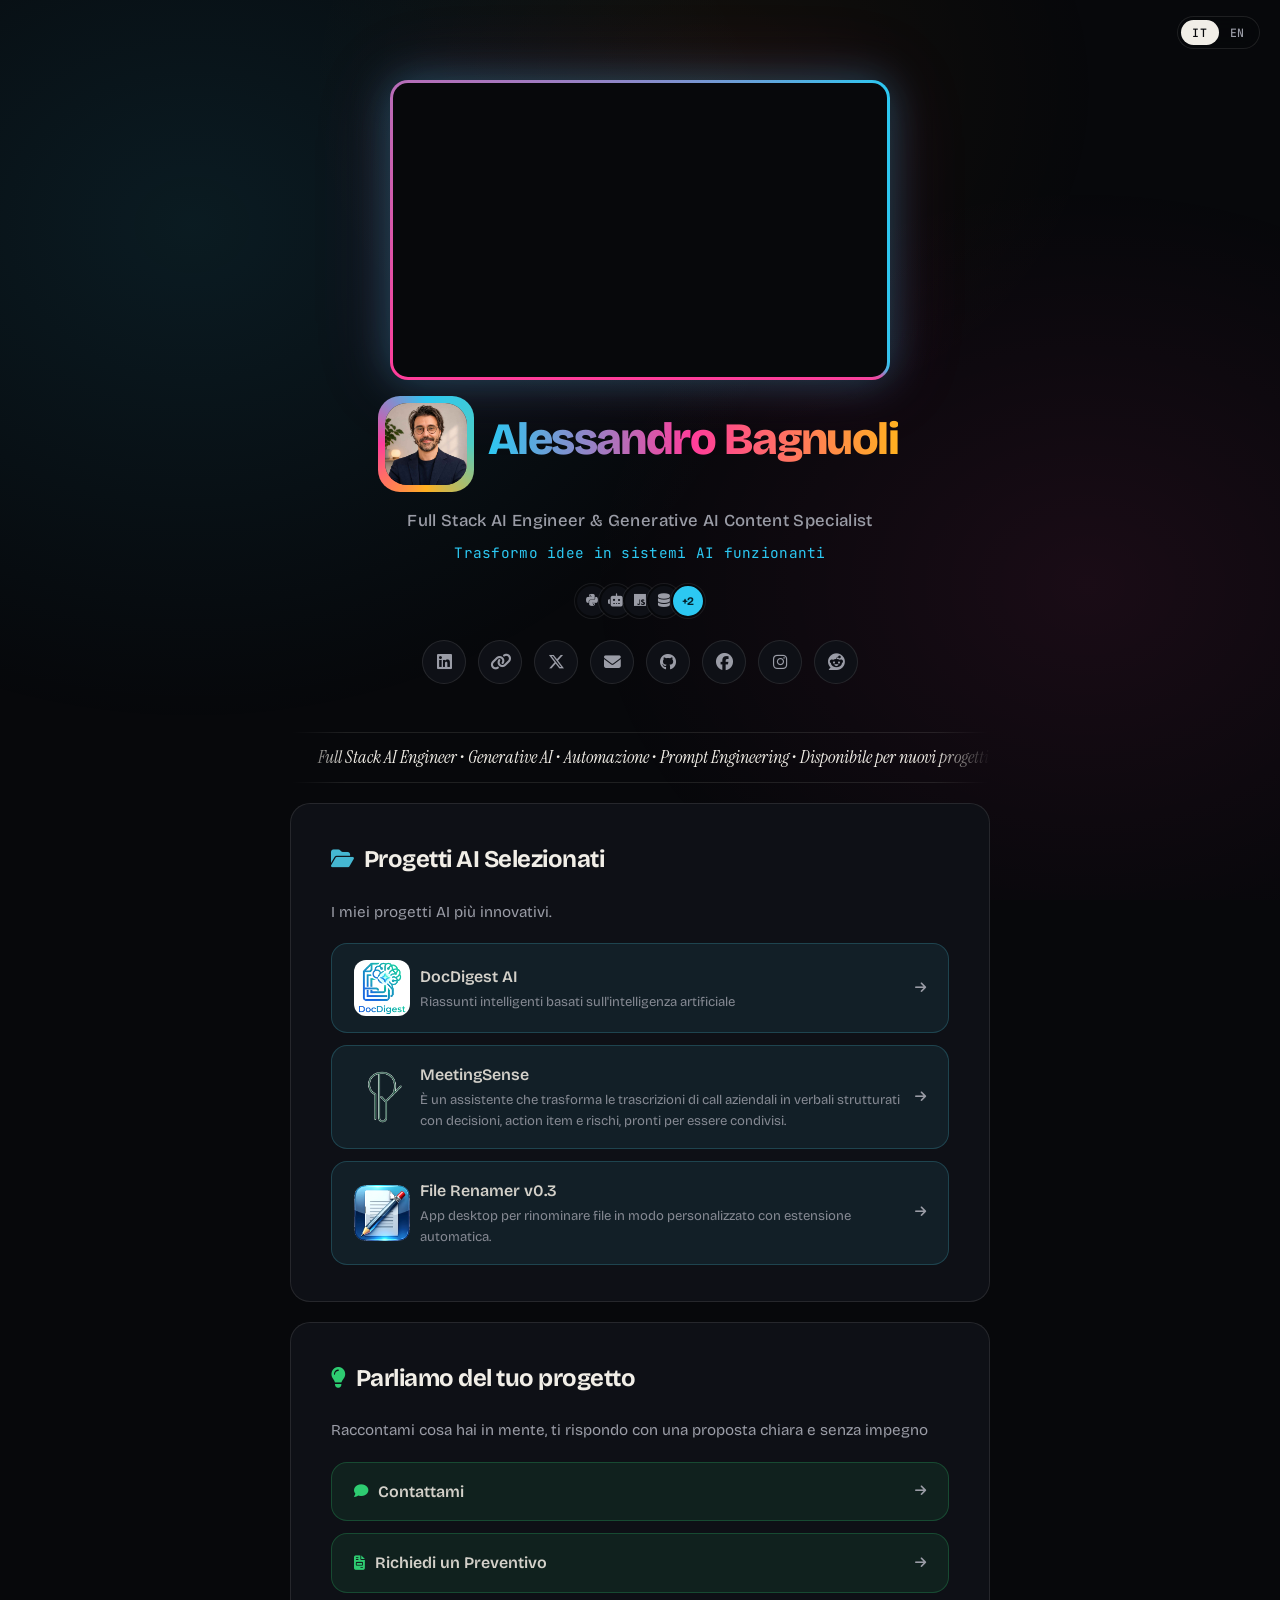
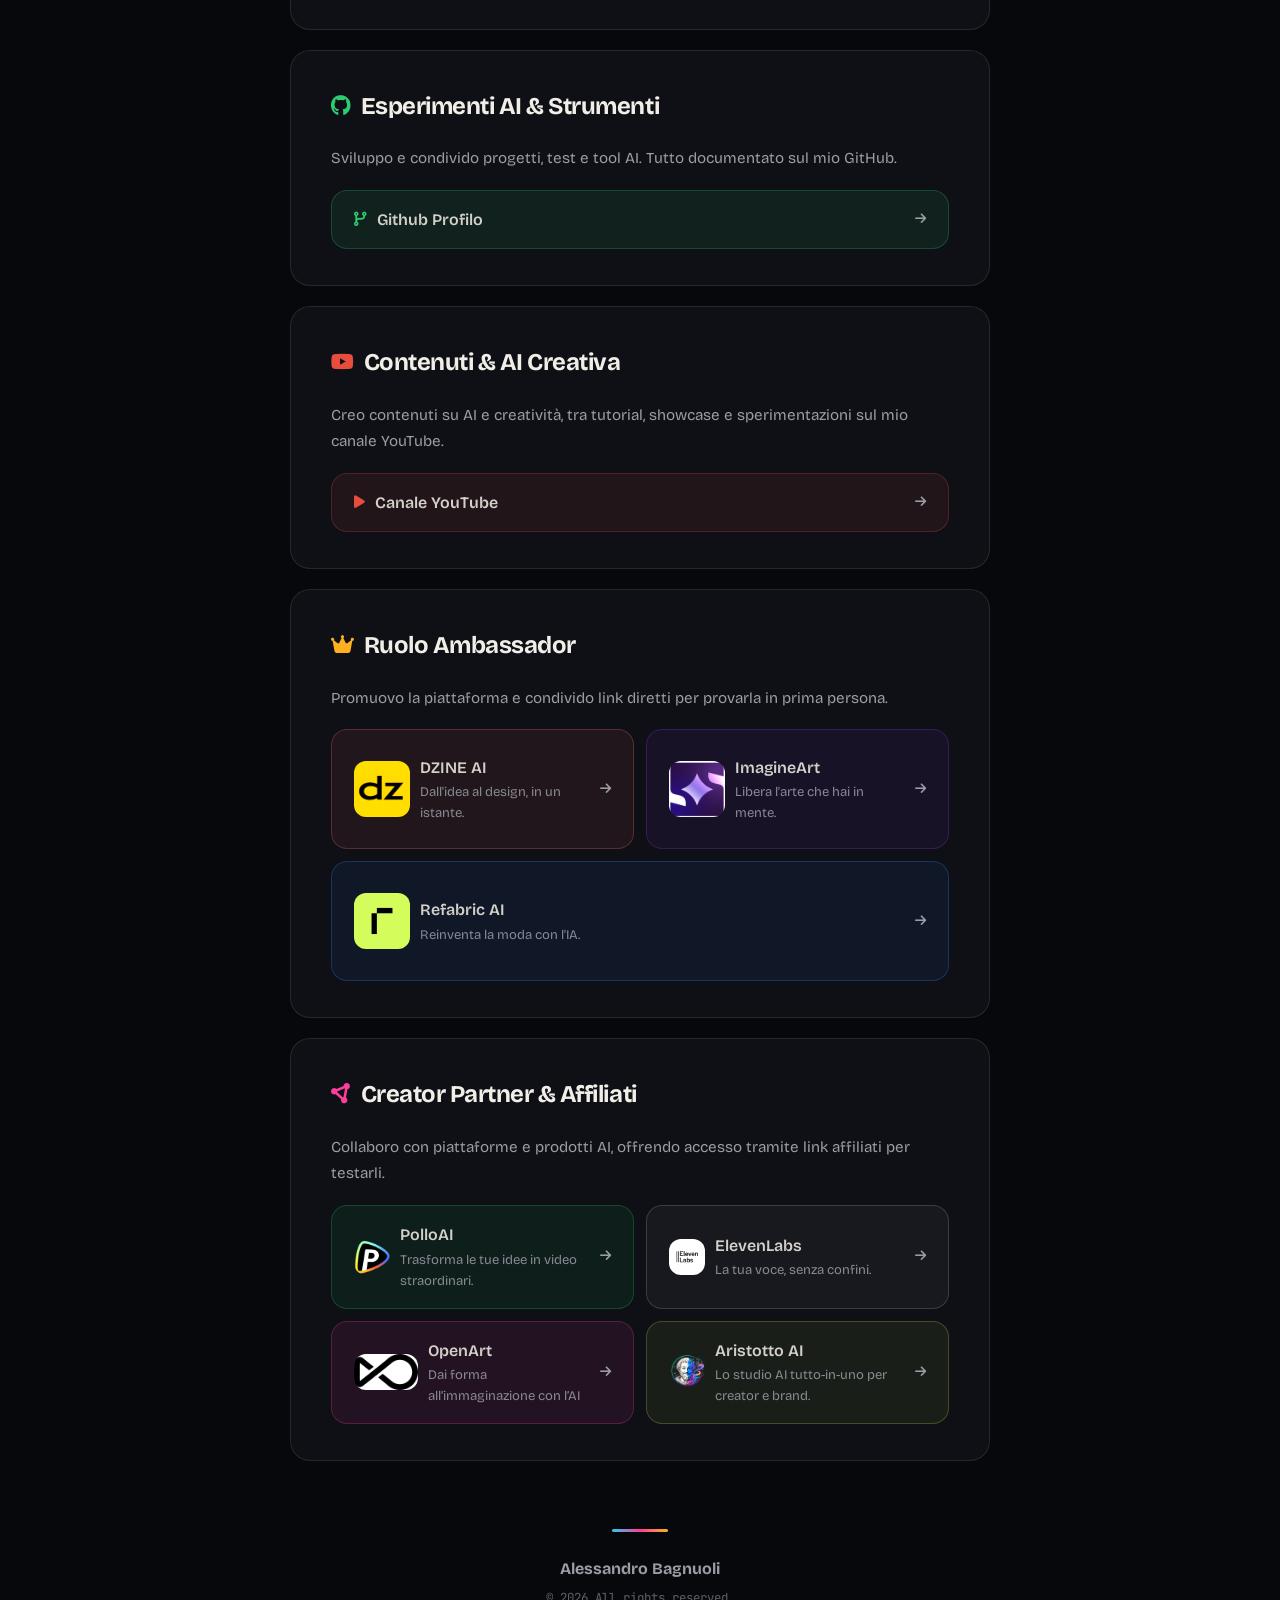
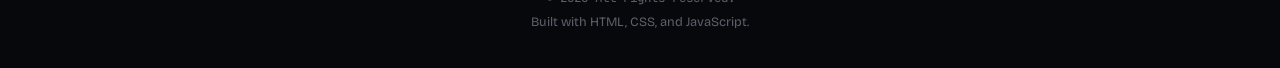
<file: index.html>
<!DOCTYPE html>
<html lang="it" id="html-root">
<head>
    <meta charset="UTF-8">
    <meta name="viewport" content="width=device-width, initial-scale=1.0">
    <title>Alessandro Bagnuoli | Axel0689</title>
    <link rel="icon" type="image/png" href="images/logo_AB.png">

    <link rel="preconnect" href="https://fonts.googleapis.com">
    <link rel="preconnect" href="https://fonts.gstatic.com" crossorigin>
    <link href="https://fonts.googleapis.com/css2?family=Bricolage+Grotesque:opsz,wght@12..96,400;12..96,500;12..96,700;12..96,800&family=Instrument+Serif:ital@0;1&family=JetBrains+Mono:wght@400;500&display=swap" rel="stylesheet">
    <link rel="stylesheet" href="https://cdnjs.cloudflare.com/ajax/libs/font-awesome/6.5.1/css/all.min.css">
    <link rel="stylesheet" href="style.css">
    <style id="bg-dynamic"></style>
    <script src="shared.js"></script>
    <script src="iconResolver.js"></script>
</head>
<body>

    <!-- Language Toggle -->
    <div class="lang-toggle">
        <button id="btn-it" class="active">IT</button>
        <button id="btn-en">EN</button>
    </div>

    <div class="container" id="main-container"></div>
    <footer id="main-footer"></footer>

    <!-- =====================================================
         SITE DATA — modifica da editor.html oppure qui
         ===================================================== -->
    <script id="__SITE_DATA__" type="application/json">
{
  "profile": {
    "name": "Alessandro Bagnuoli",
    "subtitle": "Full Stack AI Engineer & Generative AI Content Specialist",
    "subtitleEn": "Full Stack AI Engineer & Generative AI Content Specialist",
    "tagline": "Trasformo idee in sistemi AI funzionanti",
    "taglineEn": "Turning ideas into real AI systems",
    "photo": "images/profilo.jpg",
    "social": [
      {
        "icon": "fa-brands fa-linkedin",
        "label": "LinkedIn",
        "labelEn": "LinkedIn",
        "url": "https://www.linkedin.com/in/alessandrobagnuoli89/"
      },
      {
        "icon": "fa-solid fa-link",
        "label": "My website",
        "labelEn": "My website",
        "url": "https://www.alessandrobagnuoli.me/"
      },
      {
        "icon": "fa-brands fa-x-twitter",
        "label": "X",
        "labelEn": "X",
        "url": "https://x.com/alex_bagnuoli89"
      },
      {
        "icon": "fa-solid fa-envelope",
        "label": "Email",
        "labelEn": "Email",
        "url": "mailto:bagnuoli.alex@ik.me"
      },
      {
        "icon": "fa-brands fa-github",
        "label": "GitHub",
        "labelEn": "GitHub",
        "url": "https://github.com/Axel0689"
      },
      {
        "icon": "fa-brands fa-facebook",
        "label": "Facebook",
        "labelEn": "Facebook",
        "url": "https://www.facebook.com/alexbagnuoli89"
      },
      {
        "icon": "fa-brands fa-instagram",
        "label": "Instagram",
        "labelEn": "Instagram",
        "url": "https://www.instagram.com/alexbagnuoli/"
      },
      {
        "icon": "fa-brands fa-reddit",
        "label": "Reddit",
        "labelEn": "Reddit",
        "url": "https://www.reddit.com/user/Axel0689/"
      }
    ],
    "photoStyle": {
      "size": "large",
      "shape": "rounded",
      "ring": "animated",
      "position": "top"
    },
    "marquee": {
      "enabled": true,
      "text": "Full Stack AI Engineer  •  Generative AI  •  Automazione  •  Prompt Engineering  •  Disponibile per nuovi progetti  •",
      "textEn": "Full Stack AI Engineer  •  Generative AI  •  Automation  •  Prompt Engineering  •  Available for new projects  •"
    },
    "techStack": [
      { "icon": "fa-brands fa-python" },
      { "icon": "fa-solid fa-robot" },
      { "icon": "fa-brands fa-js" },
      { "icon": "fa-solid fa-database" },
      { "icon": "fa-brands fa-github" },
      { "icon": "fa-solid fa-wand-magic-sparkles" }
    ]
  },
  "sections": [
    {
      "accent": "blue",
      "icon": "fa-solid fa-folder-open",
      "title": "Progetti AI Selezionati",
      "titleEn": "Selected AI Projects",
      "description": "I miei progetti AI più innovativi.",
      "descriptionEn": "My most innovative AI projects.",
      "layout": "list",
      "links": [
        {
          "label": "",
          "labelEn": "",
          "title": "DocDigest AI",
          "titleEn": "DocDigest AI",
          "description": "Riassunti intelligenti basati sull'intelligenza artificiale",
          "descriptionEn": "Smart summaries based on artificial intelligence",
          "url": "https://docdigest-zeta.vercel.app",
          "icon": "fa-solid",
          "logo": "images/logos/docdigest.png",
          "logoPosition": "",
          "logoSize": "lg",
          "brand": "docdigest"
        },
        {
          "label": "",
          "labelEn": "MeetingSense: An assistant that transforms business call transcripts into structured minutes with decisions, action items, and risks, ready to be shared.",
          "title": "MeetingSense",
          "titleEn": "MeetingSense",
          "description": "È un assistente che trasforma le trascrizioni di call aziendali in verbali strutturati con decisioni, action item e rischi, pronti per essere condivisi.",
          "descriptionEn": "A comprehensive web application for task management, developed using Django and MySQL",
          "url": "https://meeting-sense-gray.vercel.app/",
          "icon": "fa-solid",
          "logo": "images/logos/meeting-sense.png",
          "logoPosition": "",
          "logoSize": "lg",
          "brand": "meeting-sense"
        },
        {
          "label": "",
          "labelEn": "",
          "title": "File Renamer v0.3",
          "titleEn": "File Renamer v0.3",
          "description": "App desktop per rinominare file in modo personalizzato con estensione automatica.",
          "descriptionEn": "A desktop app for renaming files in a customised way with automatic extension.",
          "url": "https://github.com/Axel0689/file_renamer",
          "icon": "fa-solid",
          "logo": "images/logos/filerenamer.png",
          "logoPosition": "",
          "logoSize": "lg",
          "brand": "filerenamer"
        }
      ]
    },
    {
      "accent": "green",
      "icon": "fa-solid fa-lightbulb",
      "title": "Parliamo del tuo progetto",
      "titleEn": "Let’s talk about your project",
      "description": "Raccontami cosa hai in mente, ti rispondo con una proposta chiara e senza impegno",
      "descriptionEn": "Tell me what you have in mind, and I’ll get back to you with a clear, no-obligation proposal",
      "layout": "list",
      "links": [
        {
          "label": "Contattami",
          "labelEn": "Contact Me",
          "title": "",
          "titleEn": "",
          "description": "",
          "descriptionEn": "",
          "url": "https://tally.so/r/mZAEMz",
          "icon": "fa-solid fa-comment",
          "logo": "",
          "logoPosition": "",
          "logoSize": "",
          "brand": ""
        },
        {
          "label": "Richiedi un Preventivo",
          "labelEn": "Request a Quote",
          "title": "",
          "titleEn": "",
          "description": "",
          "descriptionEn": "",
          "url": "https://tally.so/r/wLo9kp",
          "icon": "fa-solid fa-file-invoice",
          "logo": "",
          "logoPosition": "",
          "logoSize": "",
          "brand": ""
        }
      ]
    },
    {
      "accent": "green",
      "icon": "fa-brands fa-github",
      "title": "Esperimenti AI & Strumenti",
      "titleEn": "AI Experiments & Tools",
      "description": "Sviluppo e condivido progetti, test e tool AI. Tutto documentato sul mio GitHub.",
      "descriptionEn": "I build and share AI projects, experiments, and tools. Everything is documented on my GitHub.",
      "layout": "list",
      "links": [
        {
          "label": "Github Profilo",
          "labelEn": "GitHub Profile",
          "title": "",
          "titleEn": "",
          "description": "",
          "descriptionEn": "",
          "url": "https://github.com/Axel0689",
          "icon": "fa-solid fa-code-branch",
          "logo": "",
          "logoPosition": "",
          "logoSize": "",
          "brand": ""
        }
      ]
    },
    {
      "accent": "red",
      "icon": "fa-brands fa-youtube",
      "title": "Contenuti & AI Creativa",
      "titleEn": "Content & Creative AI",
      "description": "Creo contenuti su AI e creatività, tra tutorial, showcase e sperimentazioni sul mio canale YouTube.",
      "descriptionEn": "I create content about AI and creativity, including tutorials, showcases, and experiments on my YouTube channel.",
      "layout": "list",
      "links": [
        {
          "label": "Canale YouTube",
          "labelEn": "YouTube Channel",
          "title": "",
          "titleEn": "",
          "description": "",
          "descriptionEn": "",
          "url": "https://youtube.com/@axel0689",
          "icon": "fa-solid fa-play",
          "logo": "",
          "logoPosition": "",
          "logoSize": "",
          "brand": ""
        }
      ]
    },
    {
      "accent": "amber",
      "icon": "fa-solid fa-crown",
      "title": "Ruolo Ambassador",
      "titleEn": "Ambassador Role",
      "description": "Promuovo la piattaforma e condivido link diretti per provarla in prima persona.",
      "descriptionEn": "I promote the platform and share direct links to try it firsthand.",
      "layout": "bento",
      "links": [
        {
          "label": "",
          "labelEn": "",
          "title": "DZINE AI",
          "titleEn": "DZINE AI",
          "description": "Dall'idea al design, in un istante.",
          "descriptionEn": "From idea to design, in an instant.",
          "url": "https://www.dzine.ai/?via=axel0689",
          "icon": "fa-solid fa-wand-magic-sparkles",
          "logo": "images/logos/dzine.png",
          "logoPosition": "",
          "logoSize": "lg",
          "brand": "dzine"
        },
        {
          "label": "",
          "labelEn": "",
          "title": "ImagineArt",
          "titleEn": "ImagineArt",
          "description": "Libera l'arte che hai in mente.",
          "descriptionEn": "Unleash the art within you.",
          "url": "https://imagineartinc.pxf.io/axel0689",
          "icon": "fa-solid fa-paintbrush",
          "logo": "images/logos/imagineart.png",
          "logoPosition": "",
          "logoSize": "lg",
          "brand": "imagineart"
        },
        {
          "label": "",
          "labelEn": "",
          "title": "Refabric AI",
          "titleEn": "Refabric AI",
          "description": "Reinventa la moda con l'IA.",
          "descriptionEn": "Reinvent fashion with AI.",
          "url": "https://www.refabric.com/",
          "icon": "fa-solid fa-shirt",
          "logo": "images/logos/refabric.png",
          "logoPosition": "",
          "logoSize": "lg",
          "brand": "refabric"
        }
      ]
    },
    {
      "accent": "pink",
      "icon": "fa-solid fa-circle-nodes",
      "title": "Creator Partner & Affiliati",
      "titleEn": "Creator Partner & Affiliates",
      "description": "Collaboro con piattaforme e prodotti AI, offrendo accesso tramite link affiliati per testarli.",
      "descriptionEn": "I collaborate with AI platforms and products, providing access through affiliate links to test them.",
      "layout": "grid",
      "links": [
        {
          "label": "",
          "labelEn": "",
          "title": "PolloAI",
          "titleEn": "PolloAI",
          "description": "Trasforma le tue idee in video straordinari.",
          "descriptionEn": "Turn your ideas into amazing videos.",
          "url": "https://pollo.ai?ref=mdcymjn",
          "icon": "fa-solid fa-video",
          "logo": "images/logos/pollo.png",
          "logoPosition": "",
          "logoSize": "md",
          "brand": "pollo"
        },
        {
          "label": "",
          "labelEn": "",
          "title": "ElevenLabs",
          "titleEn": "ElevenLabs",
          "description": "La tua voce, senza confini.",
          "descriptionEn": "Your voice, without limits.",
          "url": "https://try.elevenlabs.io/axel0689",
          "icon": "fa-solid fa-microphone",
          "logo": "images/logos/elevenlabs.png",
          "logoPosition": "",
          "logoSize": "md",
          "brand": "elevenlabs"
        },
        {
          "label": "",
          "labelEn": "",
          "title": "OpenArt",
          "titleEn": "OpenArt",
          "description": "Dai forma all’immaginazione con l’AI",
          "descriptionEn": "Turn imagination into art with AI",
          "url": "https://tolt.link/axel0689",
          "icon": "fa-solid fa-video",
          "logo": "images/logos/openart_logo2.png",
          "logoPosition": "",
          "logoSize": "md",
          "brand": "openart"
        },
        {
          "label": "",
          "labelEn": "",
          "title": "Aristotto AI",
          "titleEn": "Aristotto AI",
          "description": "Lo studio AI tutto-in-uno per creator e brand.",
          "descriptionEn": "The all-in-one AI studio for creators and brands.",
          "url": "https://aristotto.ai/?&fpr=axel0689",
          "icon": "fa-solid fa-wand-magic-sparkles",
          "logo": "images/logos/aristotto.webp",
          "logoPosition": "",
          "logoSize": "md",
          "brand": "aristotto"
        }
      ]
    }
  ],
  "footer": {
    "brand": "Alessandro Bagnuoli",
    "year": "2026"
  },
  "background": {
    "preset": "dark-purple"
  }
}
    </script>
    
    <script>
        // shared.js espone: LP.esc, LP.isExternal, LP.applyBackground, LP.normalizeSiteData
        // iconResolver.js espone: LP.renderIconHtml
        let lang = 'it';
        let _siteData = null;

        // Returns the translated value for `field` on `obj`, falling back to the base field.
        function getT(obj, field) {
            if (lang === 'en') {
                const v = obj[field + 'En'];
                if (v !== undefined && v !== '') return v;
            }
            return obj[field] ?? '';
        }

        function setLang(newLang) {
            lang = newLang;
            document.getElementById('html-root').lang = newLang;
            document.getElementById('btn-it').classList.toggle('active', lang === 'it');
            document.getElementById('btn-en').classList.toggle('active', lang === 'en');
            if (_siteData) renderSite(_siteData);
        }

        function renderLink(link) {
            const brandAttr   = link.brand        ? ` data-brand="${LP.esc(link.brand)}"` : '';
            const posAttr     = link.logoPosition  ? ` data-logo-pos="${LP.esc(link.logoPosition)}"` : '';
            const sizeAttr    = link.logoSize      ? ` data-logo-size="${LP.esc(link.logoSize)}"` : '';
            const targetAttr  = LP.isExternal(link.url) ? ' target="_blank" rel="noopener"' : '';
            const title = getT(link, 'title');
            const desc  = getT(link, 'description');
            let textHtml;
            if (title) {
                textHtml = `<span class="link-text"><span class="link-title">${LP.esc(title)}</span>` +
                           (desc ? `<span class="link-desc">${LP.esc(desc)}</span>` : '') + `</span>`;
            } else {
                textHtml = LP.esc(getT(link, 'label'));
            }
            const base = `<a href="${LP.esc(link.url)}" class="link"${brandAttr}${posAttr}${sizeAttr}${targetAttr}>`;
            if (link.logoPosition === 'top' && link.logo) {
                return base +
                       `<span class="link-logo-header">${LP.renderIconHtml(link)}</span>` +
                       `<span class="link-body"><span class="link-content">${textHtml}</span>` +
                       `<i class="fa-solid fa-arrow-right link-arrow"></i></span></a>`;
            }
            return base +
                   `<span class="link-content">${LP.renderIconHtml(link)} ${textHtml}</span>` +
                   `<i class="fa-solid fa-arrow-right link-arrow"></i></a>`;
        }

        function renderSection(sec) {
            const layoutClass = sec.layout === 'grid' ? 'links-grid'
                               : sec.layout === 'bento' ? 'links-bento'
                               : 'links';
            const descText = getT(sec, 'description');
            const desc = descText ? `<p>${LP.esc(descText)}</p>` : '';
            return `<div class="section" data-accent="${LP.esc(sec.accent)}">` +
                   `<h2><i class="${LP.esc(sec.icon)}"></i> ${LP.esc(getT(sec, 'title'))}</h2>` +
                   desc +
                   `<div class="${layoutClass}">${sec.links.map(renderLink).join('')}</div>` +
                   `</div>`;
        }

        function renderTechStack(items) {
            if (!items || !items.length) return '';
            const MAX = 4;
            const shown = items.slice(0, MAX);
            const extra = items.length - shown.length;
            const avatars = shown.map(t =>
                `<span class="avatar-chip"><i class="${LP.esc(t.icon)}"></i></span>`
            ).join('');
            const more = extra > 0 ? `<span class="avatar-chip avatar-chip-more">+${extra}</span>` : '';
            return `<div class="tech-stack-group" aria-hidden="true">${avatars}${more}</div>`;
        }

        function renderMarquee(m) {
            if (!m || !m.enabled) return '';
            const text = LP.esc(getT(m, 'text'));
            return `<div class="marquee" aria-hidden="true"><div class="marquee-track">` +
                   `<span>${text}</span><span>${text}</span>` +
                   `</div></div>`;
        }

        function renderSite(data) {
            LP._iconUid = 0;
            const p = data.profile;

            const socialHtml = p.social.map(s =>
                `<a href="${LP.esc(s.url)}"${LP.isExternal(s.url) ? ' target="_blank" rel="noopener"' : ''} aria-label="${LP.esc(getT(s, 'label'))}">` +
                `<i class="${LP.esc(s.icon)}"></i></a>`
            ).join('');

            const ps = p.photoStyle || {};
            const avatarClass = [
                'profile-avatar',
                'avatar-size-'  + (ps.size     || 'medium'),
                'avatar-shape-' + (ps.shape    || 'circle'),
                'avatar-ring-'  + (ps.ring     || 'animated'),
                'avatar-pos-'   + (ps.position || 'top')
            ].join(' ');

            document.getElementById('main-container').innerHTML =
                `<header>` +
                `<div class="logo-video-frame">` +
                `<video class="logo-animation" src="images/logo_animation.mp4" autoplay loop muted playsinline aria-hidden="true"></video>` +
                `</div>` +
                `<div class="identity-row">` +
                `<div class="${avatarClass}"><div class="avatar-ring"></div><div class="avatar-bg"></div>` +
                `<div class="avatar-inner"><img src="${LP.esc(p.photo)}" alt="${LP.esc(p.name)}"></div></div>` +
                `<h1>${LP.esc(p.name)}</h1>` +
                `</div>` +
                `<p class="subtitle">${LP.esc(getT(p, 'subtitle'))}</p>` +
                `<p class="tagline"></p>` +
                renderTechStack(p.techStack) +
                `<div class="social-icons">${socialHtml}</div>` +
                `</header>` +
                renderMarquee(p.marquee) +
                data.sections.map(renderSection).join('');

            // Start scramble-decode effect on tagline after DOM is updated
            const taglineEl = document.querySelector('.tagline');
            if (taglineEl) scrambleText(taglineEl, getT(p, 'tagline'));

            const f = data.footer;
            document.getElementById('main-footer').innerHTML =
                `<div class="footer-separator"></div>` +
                `<p class="footer-brand">${LP.esc(f.brand)}</p>` +
                `<p class="footer-copy">&copy; ${LP.esc(f.year)} All rights reserved.</p>` +
                `<p class="footer-tagline">Built with HTML, CSS, and JavaScript.</p>`;

            // Scroll-triggered entrance animations
            const observer = new IntersectionObserver(entries => {
                entries.forEach((entry, i) => {
                    if (entry.isIntersecting) {
                        entry.target.style.animationDelay = `${i * 0.08}s`;
                        entry.target.classList.add('visible');
                        observer.unobserve(entry.target);
                    }
                });
            }, { threshold: 0.08 });

            document.querySelectorAll('.section').forEach(el => observer.observe(el));
        }

        // ===== TEXT SCRAMBLE (DECODE EFFECT) =====
        const SCRAMBLE_CHARS = '!<>-_\\/[]{}—=+*^?#________';
        let _scrambleTimer = null;
        function scrambleText(el, text) {
            if (_scrambleTimer) clearInterval(_scrambleTimer);
            el.style.opacity = '1';
            const len = text.length;
            const revealAt = Array.from({ length: len }, (_, i) => i + Math.random() * 8);
            const maxRevealAt = Math.max(0, ...revealAt);
            let frame = 0;
            _scrambleTimer = setInterval(() => {
                let out = '';
                let done = true;
                for (let i = 0; i < len; i++) {
                    if (frame >= revealAt[i]) {
                        out += text[i];
                    } else {
                        done = false;
                        out += text[i] === ' ' ? ' ' : SCRAMBLE_CHARS[Math.floor(Math.random() * SCRAMBLE_CHARS.length)];
                    }
                }
                el.textContent = out;
                frame++;
                if (done || frame > maxRevealAt + 2) {
                    clearInterval(_scrambleTimer);
                    el.textContent = text;
                }
            }, 32);
        }

        // ===== RIPPLE =====
        document.addEventListener('click', function(e) {
            const link = e.target.closest('.link');
            if (!link) return;
            const rect = link.getBoundingClientRect();
            const r = document.createElement('span');
            r.className = 'ripple';
            r.style.cssText = `left:${e.clientX - rect.left}px;top:${e.clientY - rect.top}px`;
            link.appendChild(r);
            r.addEventListener('animationend', () => r.remove(), { once: true });
        });

        // ===== BOOT =====
        document.addEventListener('DOMContentLoaded', () => {
            _siteData = JSON.parse(document.getElementById('__SITE_DATA__').textContent);
            LP.normalizeSiteData(_siteData);
            LP.applyBackground(_siteData);
            renderSite(_siteData);
            document.getElementById('btn-it').addEventListener('click', () => setLang('it'));
            document.getElementById('btn-en').addEventListener('click', () => setLang('en'));
        });
    </script>
</body>
</html>
</file>
<file: style.css>
* { margin: 0; padding: 0; box-sizing: border-box; }

/* ===== CUSTOM SCROLLBAR ===== */
::-webkit-scrollbar { width: 5px; }
::-webkit-scrollbar-track { background: transparent; }
::-webkit-scrollbar-thumb { background: rgba(44,200,242,0.28); border-radius: 3px; }
::-webkit-scrollbar-thumb:hover { background: rgba(44,200,242,0.5); }

:root {
    --spring:           cubic-bezier(0.34, 1.56, 0.64, 1);
    --ease:             cubic-bezier(0.25,0.8,0.25,1);
    --accent-primary:   #2cc8f2;
    --accent-secondary: #4ecdc4;
    --accent-warm:      #ffb020;
    --accent-pink:      #ff3d9a;
    --accent-blue:      #45b7d1;
    --accent-green:     #2ecc71;
    --accent-red:       #e74c3c;
    --text-bright:      #f1eee7;
    --text-body:        #d3d0c9;
    --text-muted:       #9a9ca6;
    --surface:          #0e1016;
    --surface-hover:    #12141b;
    --border:           rgba(241,238,231,0.1);
    --font-display:     'Bricolage Grotesque', system-ui, sans-serif;
    --font-serif:       'Instrument Serif', Georgia, serif;
    --font-mono:        'JetBrains Mono', ui-monospace, monospace;
}

body {
    font-family: var(--font-display);
    line-height: 1.6;
    color: var(--text-body);
    background: #07080b;
    background-attachment: fixed;
    min-height: 100vh;
}

body::before {
    content: '';
    position: fixed;
    inset: 0;
    background:
        radial-gradient(ellipse 600px 500px at 15% 25%, rgba(44,200,242,0.10) 0%, transparent 100%),
        radial-gradient(ellipse 500px 400px at 85% 65%, rgba(255,61,154,0.08) 0%, transparent 100%),
        radial-gradient(ellipse 400px 350px at 55% 10%, rgba(255,176,32,0.05) 0%, transparent 100%);
    animation: bgFloat 18s ease-in-out infinite alternate;
    z-index: 0;
    pointer-events: none;
}

@keyframes bgFloat {
    0%   { transform: translate(0,0) scale(1); }
    50%  { transform: translate(-1.5%,2.5%) scale(1.02); }
    100% { transform: translate(2%,-1.5%) scale(0.98); }
}

.container {
    position: relative;
    z-index: 1;
    max-width: 740px;
    margin: 0 auto;
    padding: 20px 20px 0;
}

/* ===== LANGUAGE TOGGLE ===== */
.lang-toggle {
    position: fixed;
    top: 16px;
    right: 20px;
    z-index: 200;
    display: flex;
    border-radius: 999px;
    padding: 3px;
    border: 1px solid var(--border);
    background: rgba(7,8,11,0.75);
    backdrop-filter: blur(10px);
    -webkit-backdrop-filter: blur(10px);
}
.lang-toggle button {
    background: transparent;
    border: none;
    color: var(--text-muted);
    font-family: var(--font-mono);
    font-size: 0.72em;
    font-weight: 500;
    padding: 5px 11px;
    border-radius: 999px;
    cursor: pointer;
    letter-spacing: 0.06em;
    transition: all 0.2s;
}
.lang-toggle button.active {
    background: var(--text-bright);
    color: #07080b;
}
.lang-toggle button:hover:not(.active) {
    color: var(--text-bright);
    background: rgba(255,255,255,0.06);
}

/* ===== HEADER ===== */
header { text-align: center; padding: 60px 0 48px; }

.identity-row {
    display: flex;
    align-items: center;
    justify-content: center;
    gap: 18px;
    margin-bottom: 20px;
}

.profile-avatar {
    position: relative;
    width: 72px;
    height: 72px;
    flex-shrink: 0;
    animation: fadeInUp 0.7s var(--ease) forwards;
    opacity: 0;
}
.avatar-ring {
    position: absolute;
    inset: -4px;
    border-radius: 50%;
    background: conic-gradient(from 0deg, var(--accent-primary), var(--accent-secondary), var(--accent-warm), var(--accent-pink), var(--accent-primary));
    animation: ringRotate 5s linear infinite;
}
.avatar-bg { position: absolute; inset: 3px; border-radius: 50%; background: #0e1016; }
.avatar-inner { position: absolute; inset: 3px; border-radius: 50%; overflow: hidden; }
.avatar-inner img { width: 100%; height: 100%; object-fit: cover; object-position: center top; display: block; }

@keyframes ringRotate { 100% { transform: rotate(360deg); } }

.logo-video-frame {
    position: relative;
    width: 500px;
    max-width: 100%;
    height: 300px;
    margin: 0 auto 20px;
    border-radius: 18px;
    padding: 3px;
    background: conic-gradient(from 0deg, var(--accent-primary), var(--accent-secondary), var(--accent-warm), var(--accent-pink), var(--accent-primary));
    background-size: 200% 200%;
    animation: fadeInUp 0.7s var(--ease) forwards,
               logoBorderSpin 6s linear infinite;
    animation-delay: 0.1s, 0.1s;
    opacity: 0;
    box-shadow: 0 0 40px rgba(44,200,242,0.3), 0 0 80px rgba(255,61,154,0.15);
}
@keyframes logoBorderSpin {
    100% { background-position: 200% 200%; }
}
.logo-animation {
    display: block;
    width: 100%;
    height: 100%;
    object-fit: contain;
    border-radius: 15px;
    background: #07080b;
}

/* ===== AVATAR — dimensioni ===== */
.avatar-size-small { width: 56px;  height: 56px; }
/* medium = default 72px già in .profile-avatar */
.avatar-size-large { width: 88px; height: 88px; }

/* ===== AVATAR — forma ===== */
/* circle = default 50% */
.avatar-shape-rounded .avatar-ring,
.avatar-shape-rounded .avatar-bg,
.avatar-shape-rounded .avatar-inner { border-radius: 22px; }
.avatar-shape-square  .avatar-ring,
.avatar-shape-square  .avatar-bg,
.avatar-shape-square  .avatar-inner { border-radius: 8px; }

/* ===== AVATAR — bordo/ring ===== */
.avatar-ring-none .avatar-ring,
.avatar-ring-none .avatar-bg   { display: none; }
.avatar-ring-none .avatar-inner { inset: 0; }
.avatar-ring-static .avatar-ring {
    animation: none;
    background: linear-gradient(135deg, var(--accent-primary), var(--accent-secondary));
}

/* ===== AVATAR — posizione crop ===== */
/* top = default già su img */
.avatar-pos-center .avatar-inner img { object-position: center center; }
.avatar-pos-bottom .avatar-inner img { object-position: center bottom; }

h1 {
    font-family: var(--font-display);
    font-size: 2.8em;
    font-weight: 800;
    letter-spacing: -0.035em;
    margin-bottom: 8px;
    background: linear-gradient(90deg,
        var(--accent-primary) 0%,
        var(--accent-pink) 25%,
        var(--accent-warm) 50%,
        var(--accent-pink) 75%,
        var(--accent-primary) 100%);
    background-size: 200% auto;
    -webkit-background-clip: text;
    -webkit-text-fill-color: transparent;
    background-clip: text;
    animation: fadeInUp 0.7s var(--ease) 0.2s forwards,
               titleShimmer 6s linear 1.5s infinite;
    opacity: 0;
}
@keyframes titleShimmer {
    0%   { background-position: 0% center; }
    100% { background-position: 200% center; }
}
.subtitle {
    font-size: 1.05em;
    font-weight: 500;
    color: var(--text-muted);
    letter-spacing: 0.02em;
    margin-bottom: 6px;
    animation: fadeInUp 0.7s var(--ease) 0.35s forwards;
    opacity: 0;
}
.tagline {
    font-size: 0.9em;
    color: var(--accent-primary);
    font-family: var(--font-mono);
    letter-spacing: 0.02em;
    opacity: 0;
    margin-bottom: 20px;
    min-height: 1.5em; /* prevents layout shift during scramble */
}

/* ===== TECH STACK AVATAR GROUP ===== */
.tech-stack-group {
    display: flex;
    justify-content: center;
    margin-bottom: 22px;
    animation: fadeInUp 0.7s var(--spring) 0.45s forwards;
    opacity: 0;
}
.avatar-chip {
    width: 34px;
    height: 34px;
    border-radius: 50%;
    display: flex;
    align-items: center;
    justify-content: center;
    background: #0e1016;
    border: 2px solid #07080b;
    box-shadow: 0 0 0 1px rgba(255,255,255,0.08);
    color: var(--text-muted);
    font-size: 0.85em;
    margin-left: -10px;
    transition: transform 0.35s var(--spring), color 0.3s ease, z-index 0s;
}
.avatar-chip:first-child { margin-left: 0; }
.tech-stack-group:hover .avatar-chip { transform: translateY(0); }
.avatar-chip:hover {
    transform: translateY(-5px) scale(1.12);
    color: var(--accent-primary);
    z-index: 2;
}
.avatar-chip-more {
    background: var(--accent-primary);
    color: #04222c;
    font-size: 0.72em;
    font-weight: 700;
}

/* ===== MARQUEE ===== */
.marquee {
    position: relative;
    overflow: hidden;
    max-width: 740px;
    margin: 0 auto 20px;
    padding: 10px 0;
    border-top: 1px solid var(--border);
    border-bottom: 1px solid var(--border);
    -webkit-mask-image: linear-gradient(90deg, transparent 0, #000 8%, #000 92%, transparent 100%);
            mask-image: linear-gradient(90deg, transparent 0, #000 8%, #000 92%, transparent 100%);
}
.marquee-track {
    display: flex;
    width: max-content;
    animation: marqueeScroll 22s linear infinite;
}
.marquee-track span {
    display: inline-block;
    padding: 0 1.5em;
    font-family: var(--font-serif);
    font-style: italic;
    font-size: 1.15em;
    color: var(--text-bright);
    white-space: nowrap;
}
@keyframes marqueeScroll {
    0%   { transform: translateX(0); }
    100% { transform: translateX(-50%); }
}
.marquee:hover .marquee-track { animation-play-state: paused; }

.social-icons {
    display: flex;
    justify-content: center;
    gap: 12px;
    animation: fadeInUp 0.7s var(--ease) 0.55s forwards;
    opacity: 0;
}
.social-icons a {
    position: relative;
    width: 44px; height: 44px;
    border-radius: 50%;
    background: var(--surface);
    border: 1px solid var(--border);
    display: flex; align-items: center; justify-content: center;
    color: var(--text-muted);
    font-size: 1.05em;
    text-decoration: none;
    transition: background 0.3s var(--ease), border-color 0.3s var(--ease),
                color 0.3s var(--ease), box-shadow 0.3s var(--ease),
                transform 0.45s var(--spring);
}
.social-icons a:hover {
    background: rgba(44,200,242,0.2);
    border-color: var(--accent-primary);
    color: var(--text-bright);
    transform: translateY(-3px) scale(1.06);
    box-shadow: 0 8px 20px rgba(44,200,242,0.25);
}
.social-icons a:focus-visible {
    outline: 2px solid var(--accent-primary);
    outline-offset: 3px;
    box-shadow: 0 0 0 5px rgba(44,200,242,0.25);
}
/* Social icon tooltip */
.social-icons a::after {
    content: attr(aria-label);
    position: absolute;
    bottom: calc(100% + 9px);
    left: 50%;
    transform: translateX(-50%) translateY(4px);
    background: rgba(7,8,11,0.96);
    border: 1px solid var(--border);
    color: var(--text-bright);
    font-size: 0.68em;
    font-weight: 600;
    letter-spacing: 0.04em;
    padding: 4px 9px;
    border-radius: 6px;
    white-space: nowrap;
    opacity: 0;
    pointer-events: none;
    transition: opacity 0.18s ease, transform 0.18s ease;
    backdrop-filter: blur(8px);
}
.social-icons a:hover::after {
    opacity: 1;
    transform: translateX(-50%) translateY(0);
}

/* ===== SECTIONS ===== */
.section {
    --accent: var(--accent-primary);
    background: var(--surface);
    border-radius: 20px;
    padding: 36px 40px;
    margin-bottom: 20px;
    border: 1px solid var(--border);
    transition: transform 0.5s var(--spring),
                box-shadow 0.35s var(--ease),
                background 0.35s ease;
    opacity: 0;
    transform: translateY(28px);
}
.section.visible { animation: fadeInUp 0.6s var(--spring) forwards; }
.section:hover {
    transform: translateY(-4px);
    background: var(--surface-hover);
    border-color: color-mix(in srgb, var(--accent) 45%, transparent);
    box-shadow: 0 20px 50px rgba(0,0,0,0.35);
}
.section[data-accent="purple"]  { --accent: var(--accent-primary); }
.section[data-accent="teal"]    { --accent: var(--accent-secondary); }
.section[data-accent="blue"]    { --accent: var(--accent-blue); }
.section[data-accent="amber"]   { --accent: var(--accent-warm); }
.section[data-accent="pink"]    { --accent: var(--accent-pink); }
.section[data-accent="green"]   { --accent: var(--accent-green); }
.section[data-accent="red"]     { --accent: var(--accent-red); }

.section h2 {
    font-family: var(--font-display);
    font-size: 1.5em;
    font-weight: 700;
    letter-spacing: -0.02em;
    color: var(--text-bright);
    margin-bottom: 20px;
    display: flex;
    align-items: center;
    gap: 10px;
}
.section h2 i { font-size: 0.85em; color: var(--accent); }
.section p { color: var(--text-muted); margin-bottom: 18px; font-size: 0.95em; line-height: 1.75; }

/* ===== LINKS ===== */
.links { display: flex; flex-direction: column; gap: 12px; }
.links-grid {
    display: grid;
    grid-template-columns: repeat(auto-fit, minmax(220px, 1fr));
    gap: 12px;
}

/* Bento grid: mixed tile sizes packed like a bento box */
.links-bento {
    display: grid;
    grid-template-columns: repeat(4, 1fr);
    grid-auto-rows: minmax(120px, auto);
    gap: 12px;
}
.links-bento .link { height: 100%; }
.links-bento .link:nth-child(3n+1) { grid-column: span 2; }
.links-bento .link:nth-child(3n+2) { grid-column: span 2; }
.links-bento .link:nth-child(3n)   { grid-column: span 4; }
@media (max-width: 640px) {
    .links-bento { grid-template-columns: 1fr; }
    .links-bento .link:nth-child(3n+1),
    .links-bento .link:nth-child(3n+2),
    .links-bento .link:nth-child(3n) { grid-column: span 1; }
}

.link {
    display: flex;
    align-items: center;
    justify-content: space-between;
    gap: 10px;
    background: color-mix(in srgb, var(--accent) 9%, transparent);
    border: 1px solid color-mix(in srgb, var(--accent) 24%, transparent);
    color: var(--text-body);
    text-decoration: none;
    padding: 16px 22px;
    border-radius: 16px;
    font-weight: 600;
    font-size: 1em;
    transition: background 0.3s var(--ease), border-color 0.3s var(--ease),
                color 0.3s var(--ease), box-shadow 0.3s var(--ease),
                transform 0.45s var(--spring);
    position: relative;
    overflow: hidden;
}
.link-content { display: flex; align-items: center; gap: 10px; min-width: 0; }
.link-content > i:first-child { font-size: 0.9em; color: var(--accent); flex-shrink: 0; }
.link-text { display: flex; flex-direction: column; gap: 2px; min-width: 0; }
.link-title { font-weight: 600; }
.link-desc { font-size: 0.82em; font-weight: 400; color: var(--text-muted); opacity: 0.85; }
.link .link-arrow { font-size: 0.8em; color: var(--text-muted); transition: transform 0.3s ease, color 0.3s ease; flex-shrink: 0; }
.link:hover {
    background: color-mix(in srgb, var(--accent) 18%, transparent);
    border-color: color-mix(in srgb, var(--accent) 55%, transparent);
    color: var(--text-bright);
    transform: translateY(-3px) scale(1.015);
    box-shadow: 0 8px 24px color-mix(in srgb, var(--accent) 20%, transparent);
}
.link:hover .link-arrow { transform: translateX(4px); color: var(--accent); }
.link:focus-visible {
    outline: 2px solid var(--accent-primary);
    outline-offset: 3px;
    box-shadow: 0 0 0 5px rgba(44,200,242,0.22), 0 0 24px rgba(44,200,242,0.35);
}
.link::before {
    content: '';
    position: absolute; top: 0; left: -100%;
    width: 100%; height: 100%;
    background: linear-gradient(90deg, transparent, rgba(255,255,255,0.06), transparent);
    transition: left 0.55s ease;
}
.link:hover::before { left: 100%; }

/* ===== BRAND LOGOS ===== */
.brand-logo {
    height: 22px;
    width: auto;
    max-width: 90px;
    object-fit: contain;
    border-radius: 12px;
    filter: brightness(1.05);
    vertical-align: middle;
    transition: filter 0.3s ease;
    flex-shrink: 0;
}
.link:hover .brand-logo { filter: brightness(1.3); }

/* Logo size variants (sinistra) */
.link[data-logo-size="md"] .brand-logo { height: 36px; max-width: 140px; }
.link[data-logo-size="lg"] .brand-logo { height: 56px; max-width: 200px; }

/* Logo top position */
.link[data-logo-pos="top"] {
    flex-direction: column;
    align-items: stretch;
    gap: 14px;
    padding: 20px 22px 16px;
}
.link-logo-header {
    display: flex;
    align-items: center;
    justify-content: center;
}
.link[data-logo-pos="top"] .link-logo-header .brand-logo {
    height: auto;
    max-height: 48px;
    max-width: 100%;
    object-fit: contain;
}
.link[data-logo-pos="top"][data-logo-size="md"] .link-logo-header .brand-logo { max-height: 64px; }
.link[data-logo-pos="top"][data-logo-size="lg"] .link-logo-header .brand-logo { max-height: 96px; }
.link-body {
    display: flex;
    align-items: center;
    justify-content: space-between;
    gap: 10px;
}

/* Brand card colors */
.link[data-brand="dzine"]       { background: rgba(255,107,107,0.08); border-color: rgba(255,107,107,0.25); }
.link[data-brand="imagineart"]  { background: rgba(147,51,234,0.08);  border-color: rgba(147,51,234,0.25); }
.link[data-brand="refabric"]    { background: rgba(59,130,246,0.08);  border-color: rgba(59,130,246,0.25); }
.link[data-brand="pollo"]       { background: rgba(34,197,94,0.08);   border-color: rgba(34,197,94,0.25); }
.link[data-brand="elevenlabs"]  { background: rgba(255,255,255,0.04); border-color: rgba(255,255,255,0.15); }
.link[data-brand="aristotto"]   { background: rgba(198,255,74,0.06);  border-color: rgba(198,255,74,0.22); }

.link[data-brand="dzine"]:hover      { background: rgba(255,107,107,0.18); border-color: rgba(255,107,107,0.55); box-shadow: 0 8px 24px rgba(255,107,107,0.15); }
.link[data-brand="imagineart"]:hover { background: rgba(147,51,234,0.18);  border-color: rgba(147,51,234,0.55); box-shadow: 0 8px 24px rgba(147,51,234,0.15); }
.link[data-brand="refabric"]:hover   { background: rgba(59,130,246,0.18);  border-color: rgba(59,130,246,0.55); box-shadow: 0 8px 24px rgba(59,130,246,0.15); }
.link[data-brand="pollo"]:hover      { background: rgba(34,197,94,0.18);   border-color: rgba(34,197,94,0.55);  box-shadow: 0 8px 24px rgba(34,197,94,0.15); }
.link[data-brand="elevenlabs"]:hover { background: rgba(255,255,255,0.1);  border-color: rgba(255,255,255,0.35); box-shadow: 0 8px 24px rgba(255,255,255,0.07); }
.link[data-brand="aristotto"]:hover  { background: rgba(198,255,74,0.14);  border-color: rgba(198,255,74,0.5);  box-shadow: 0 8px 24px rgba(198,255,74,0.12); }

.link[data-brand="dzine"] .link-content > i:first-child      { color: #ff6b6b; }
.link[data-brand="imagineart"] .link-content > i:first-child  { color: #a855f7; }
.link[data-brand="refabric"] .link-content > i:first-child    { color: var(--accent-blue); }
.link[data-brand="pollo"] .link-content > i:first-child       { color: var(--accent-green); }
.link[data-brand="elevenlabs"] .link-content > i:first-child  { color: #e0e0e0; }
.link[data-brand="aristotto"] .link-content > i:first-child   { color: #c6ff4a; }

/* ===== LINK RIPPLE ===== */
.ripple {
    position: absolute;
    width: 5px; height: 5px;
    border-radius: 50%;
    background: rgba(255,255,255,0.3);
    transform: scale(0);
    animation: rippleOut 0.55s ease-out forwards;
    pointer-events: none;
}
@keyframes rippleOut {
    to { transform: scale(100); opacity: 0; }
}

/* ===== ANIMATIONS ===== */
@keyframes fadeInUp {
    from { opacity: 0; transform: translateY(28px); }
    to   { opacity: 1; transform: translateY(0); }
}

/* ===== FOOTER ===== */
footer { position: relative; z-index: 1; text-align: center; padding: 48px 20px 36px; }
.footer-separator { width: 56px; height: 3px; background: linear-gradient(90deg, var(--accent-primary), var(--accent-pink), var(--accent-warm)); border-radius: 2px; margin: 0 auto 24px; }
.footer-brand { font-family: var(--font-display); font-weight: 700; font-size: 1em; color: var(--text-muted); margin-bottom: 6px; }
.footer-copy { font-family: var(--font-mono); font-size: 0.78em; color: #5d606b; margin-bottom: 4px; }
.footer-tagline { font-size: 0.8em; color: #5d606b; }
.footer-tagline i { color: var(--accent-pink); }

/* ===== RESPONSIVE ===== */
@media (max-width: 768px) {
    h1 { font-size: 2em; }
    .container { padding: 12px 12px 0; }
    .section { padding: 28px 24px; }
    .profile-avatar { width: 64px; height: 64px; }
    .links-grid { grid-template-columns: 1fr; }
    .social-icons a { width: 42px; height: 42px; }
    .lang-toggle { top: 12px; right: 12px; }
    .links-bento { grid-template-columns: repeat(2, 1fr); }
    .links-bento .link:nth-child(3n) { grid-column: span 2; }
}
@media (max-width: 480px) {
    h1 { font-size: 1.7em; }
    .subtitle { font-size: 0.95em; }
    header { padding: 40px 0 36px; }
    .section { padding: 24px 18px; border-radius: 12px; margin-bottom: 14px; }
    .section h2 { font-size: 1.2em; }
    .link { padding: 14px 16px; font-size: 0.95em; }
    .social-icons { gap: 10px; }
    .social-icons a { width: 40px; height: 40px; font-size: 1em; }
}

@media (prefers-reduced-motion: reduce) {
    *, *::before, *::after { animation-duration: 0.01ms !important; animation-iteration-count: 1 !important; transition-duration: 0.1ms !important; }
    .section, .profile-avatar, h1, .subtitle, .tagline, .social-icons, .tech-stack-group { opacity: 1 !important; transform: none !important; }
    .marquee-track { animation: none !important; }
}
</file>
